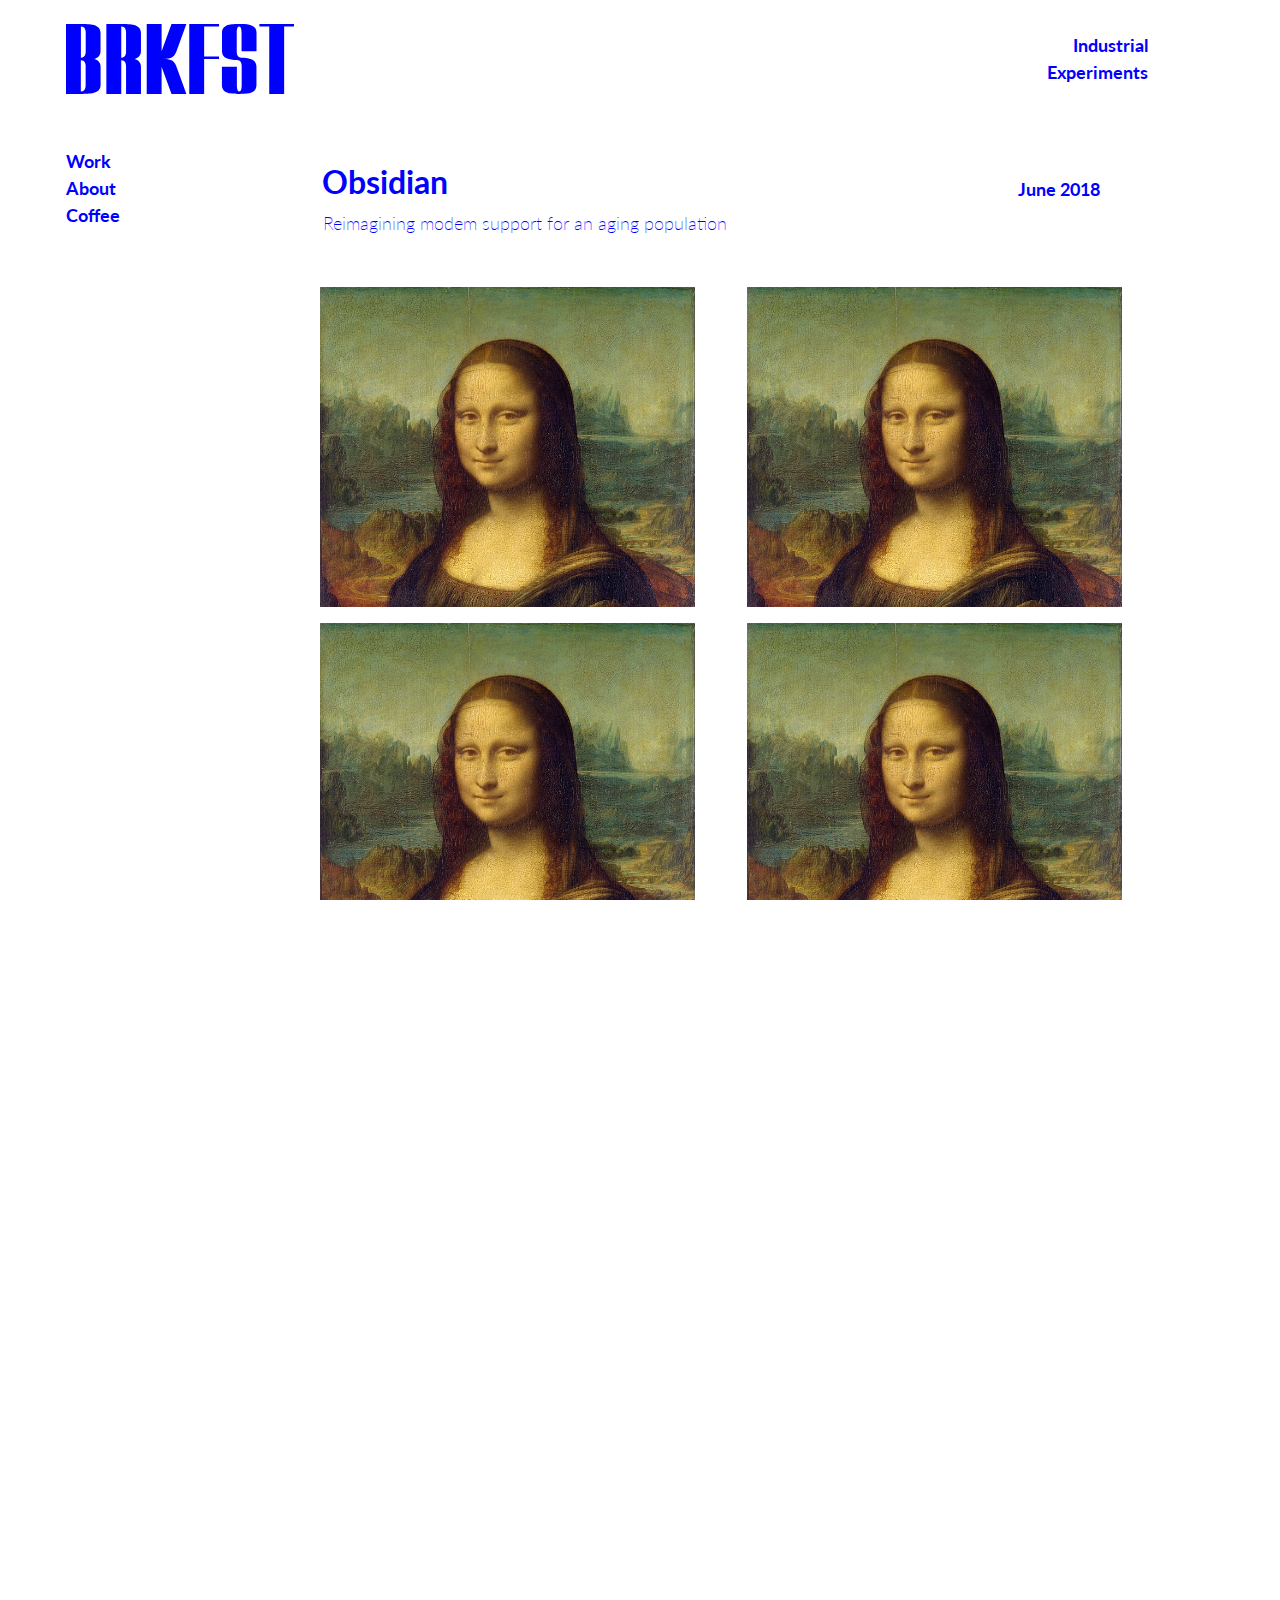
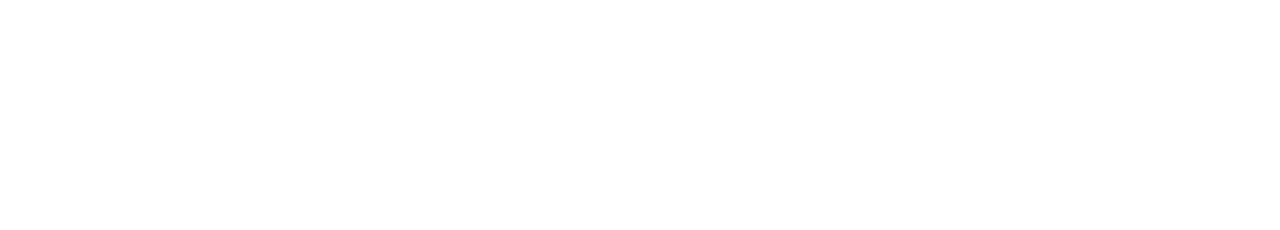
<file: index.html>
<!DOCTYPE HTML>
<html lang = "en">
<head>
  <!-- basic.html -->
  <title>brkfst.html</title>
  <meta charset = "UTF-8" />
  <link rel="stylesheet" href="css/index.css">
  <link rel="stylesheet" href="css/simple-grid.css">
</head>

<body>

<!-- navbar -->

      <div class="row">
        <div class="col-3 col-6-sm left">
            <ul id="  ">
                <li><image src="css/brkfst-logo.svg"></img></li>
           </ul>
        </div>

        <div class="col-5-sm hide-lg right">
                 <ul class="dropdown">
                   <li><a href="http://www.g.com">Work</a></li>
                   <li><a href="http://www.g.com">About</a></li>
                   <li><a href="http://www.g.com">Contact</a></li>
                 </ul>
        </div>

        <div class="col-8 hidden-sm right">
           <h4>Industrial<br>Experiments</h4>
        </div>
      </div>

<!-- end navbar -->

<!-- Use this to create a new project posting -->
    <div class="row">
        <div class="col-3 left hidden-sm">
            <ul>
                <li><h4><a href="#">Work</h4></a></li>
                <li><h4>About</h4></li>
                <li><h4>Coffee</h4></li>
            </ul>
      </div>
      <div id="title" class="col-7 left col-12-sm">
          <ul>
            <h2>Obsidian</h2>
        </ul>
      </div>
      <div class="col-2 left col-12-sm">
          <ul id="date">
              <h4>June 2018</h4>
          </ul>
      </div>
  </div>

  <div class="row">
      <div id="description" class="col-10 col-12-sm">
          <ul>
              <p id="description-text">Reimagining modem support for an aging population</p>
          </ul>
      </div>
  </div>

  <div id="image-grid" class="row">
      <div id="image" style="background-image: url(mona.jpg); background-size: cover;" class="col-4 col-10-sm">

      </div>
      <div id="image" style="background-image: url(mona.jpg); background-size: cover;" class="col-4 col-10-sm">

      </div>
  </div>

  <div id="image-grid" class="row">
      <div id="image" style="background-image: url(mona.jpg); background-size: cover;" class="col-4 col-10-sm">

      </div>
      <div id="image" style="background-image: url(mona.jpg); background-size: cover;" class="col-4 col-10-sm">

      </div>
  </div>

<!-- end of new project posting -->

<!-- Use this to create a new project posting -->
    <div class="row">
        <div id="menu" class="col-3 left hidden-sm">
            <ul>
                <li><h4><a href="#">Coffee</h4></a></li>
                <li><h4>Coffee</h4></li>
                <li><h4>Coffee</h4></li>
            </ul>
      </div>
      <div id="title" class="col-7 left col-12-sm">
          <ul>
            <h2>Armadillo</h2>
        </ul>
      </div>
      <div class="col-2 left col-12-sm">
          <ul id="date">
              <h4>June 2018</h4>
          </ul>
      </div>
  </div>

  <div class="row">
      <div id="description" class="col-10 col-12-sm">
          <ul>
              <p id="description-text">Reimagining modem support for an aging pining modem support for an aging pining modem support for an aging population. Reimagining modem support for an aging population. Reimagining modemmmmy support for an aging population</p>
          </ul>
      </div>
  </div>

  <div id="image-grid" class="row">
      <div id="image" style="background-image: url(mona.jpg); background-size: cover;" class="col-4 col-10-sm">

      </div>
      <div id="image" style="background-image: url(mona.jpg); background-size: cover;" class="col-4 col-10-sm">

      </div>
  </div>

  <div id="image-grid" class="row">
      <div id="image" style="background-image: url(mona.jpg); background-size: cover;" class="col-4 col-10-sm">

      </div>
      <div id="image" style="background-image: url(mona.jpg); background-size: cover;" class="col-4 col-10-sm">

      </div>
  </div>

<!-- end of new project posting -->


</body>
</html>



<!--<h1> Hello Stephen, I hope you're ready to COOK</br>COOK</br>COOK</br>COOK</br>some</br>&emsp; &emsp; &emsp; BRKFST</h1>
-->
</file>
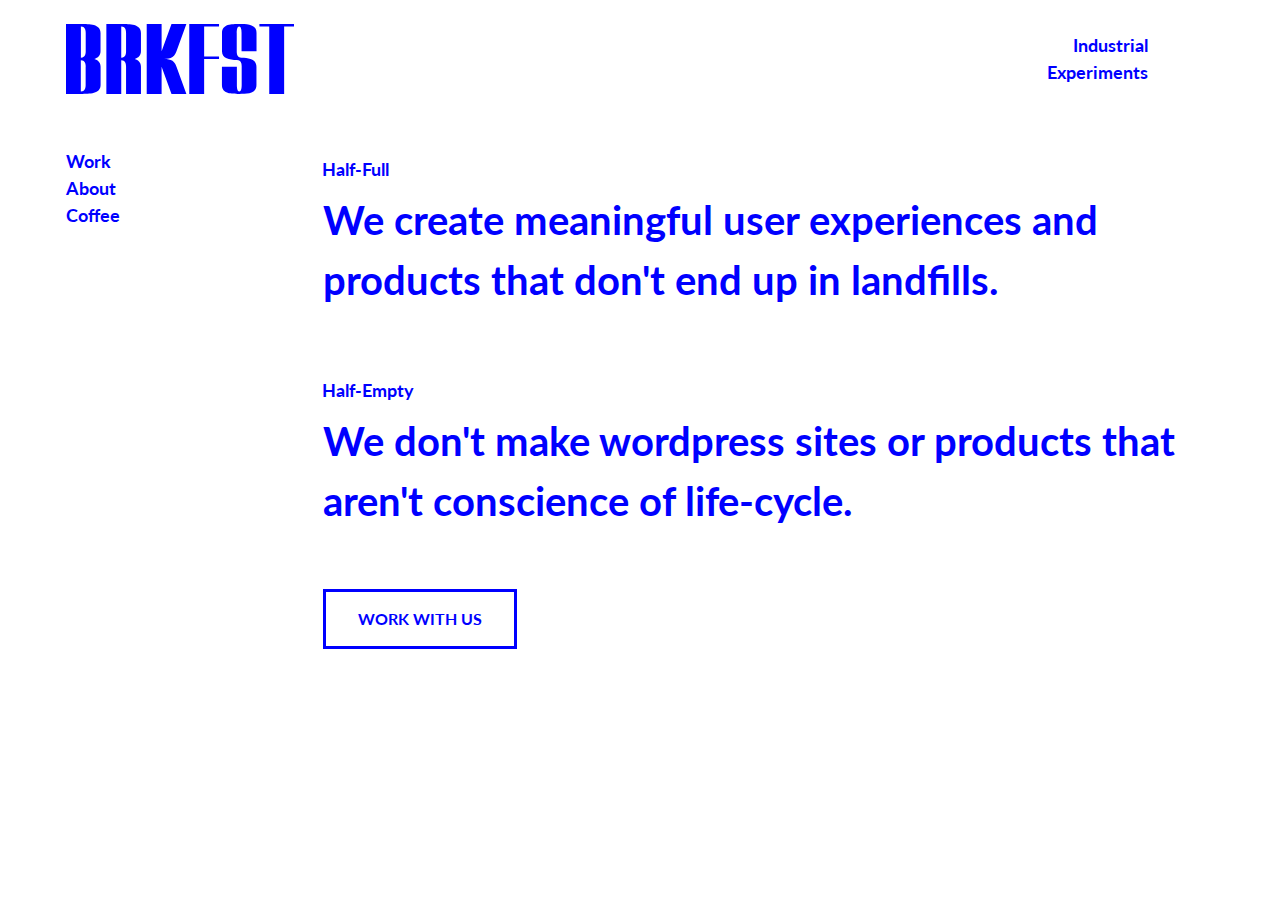
<file: about.html>
<!DOCTYPE HTML>
<html lang = "en">
<head>
  <!-- basic.html -->
  <title>brkfst.html</title>
  <meta charset = "UTF-8" />
  <link rel="stylesheet" href="css/index.css">
  <link rel="stylesheet" href="css/simple-grid.css">
</head>
<body>

<!-- navbar -->

      <div class="row">
          <div class="col-3 col-6-sm left">
              <ul id="  ">
                  <li><image src="css/brkfst-logo.svg"></img></li>
             </ul>
          </div>
        <div class="col-5-sm hide-lg right">
                 <ul class="dropdown">
                   <li><a href="http://www.g.com">Work</a></li>
                   <li><a href="http://www.g.com">About</a></li>
                   <li><a href="http://www.g.com">Contact</a></li>
                 </ul>
        </div>
        <div class="col-8 hidden-sm right">
           <h4>Industrial<br>Experiments</h4>
        </div>
      </div>

<!-- end navbar -->

<!-- Use this to create a new project posting -->
    <div class="row">
        <div class="col-3 left hidden-sm">
            <ul>
                <li><h4><a href="#">Work</h4></a></li>
                <li><h4>About</h4></li>
                <li><h4>Coffee</h4></li>
            </ul>
      </div>
      <div id="title" class="col-9 left col-12-sm">
          <ul>
            <h4>Half-Full</h4>
        </ul>
      </div>

  </div>

  <div class="row">
      <div id="description" class="col-10 col-12-sm left">
          <ul>
              <h1 id="description-text">We create meaningful user experiences and products that don't end up in landfills.</h1>
          </ul>
      </div>
  </div>

  <!-- Use this to create a new project posting -->
      <div class="row">
          <div id="menu" class="col-3 left hidden-sm">
              <ul>
                  <li><h4><a href="#">Work</h4></a></li>
                  <li><h4>About</h4></li>
                  <li><h4>Coffee</h4></li>
              </ul>
        </div>
        <div id="title" class="col-9 left col-12-sm">
            <ul>
              <h4>Half-Empty</h4>
          </ul>
        </div>
    </div>

    <div class="row">
        <div id="description" class="col-10 col-12-sm left">
            <ul>
                <h1 id="description-text">We don't make wordpress sites or products that aren't conscience of life-cycle.</h1>
            </ul>
        </div>
    </div>


    <!-- Use this to create a new project posting -->
        <div class="row">
            <div id="menu" class="col-2 left hidden-sm">
                <ul>
                    <li><h4><a href="#">Work</h4></a></li>
                    <li><h4>About</h4></li>
                    <li><h4>Coffee</h4></li>
                </ul>
          </div>

              <div id="" class="col-6 col-12-sm left">
                  <ul>
                      <button class="button">WORK WITH US</button>
                  </ul>
              </div>
      </div>


</body>
</html>



<!--<h1> Hello Stephen, I hope you're ready to COOK</br>COOK</br>COOK</br>COOK</br>some</br>&emsp; &emsp; &emsp; BRKFST</h1>
-->
</file>
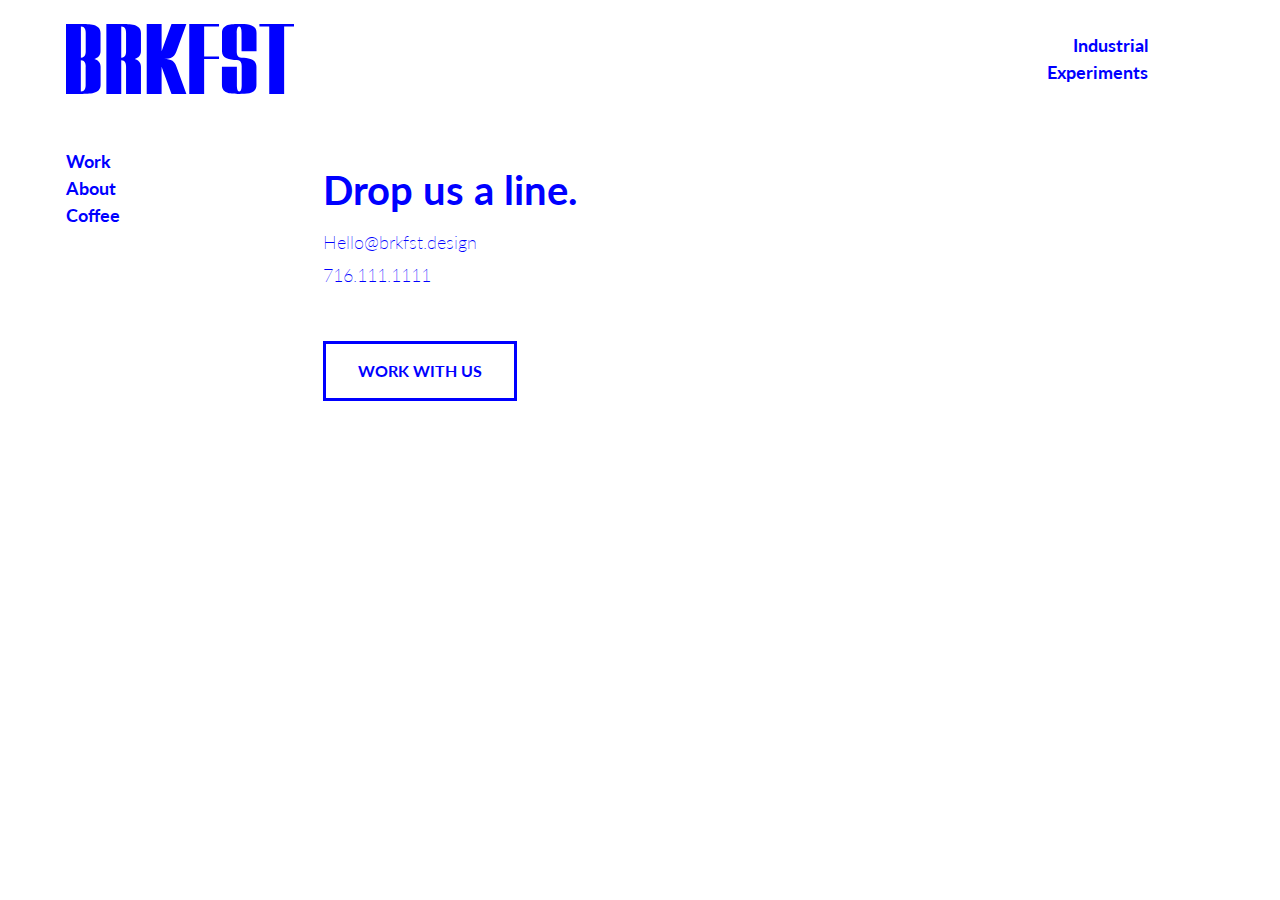
<file: contact.html>
<!DOCTYPE HTML>
<html lang = "en">
<head>
  <!-- basic.html -->
  <title>brkfst.html</title>
  <meta charset = "UTF-8" />
  <link rel="stylesheet" href="css/index.css">
  <link rel="stylesheet" href="css/simple-grid.css">
</head>
<body>

<!-- navbar -->

      <div class="row">
          <div class="col-3 col-6-sm left">
              <ul id="  ">
                  <li><image src="css/brkfst-logo.svg"></img></li>
             </ul>
          </div>
        <div class="col-5-sm hide-lg right">
                 <ul class="dropdown">
                   <li><a href="http://www.g.com">Work</a></li>
                   <li><a href="http://www.g.com">About</a></li>
                   <li><a href="http://www.g.com">Contact</a></li>
                 </ul>
        </div>
        <div class="col-8 hidden-sm right">
           <h4>Industrial<br>Experiments</h4>
        </div>
      </div>

<!-- end navbar -->

<!-- Use this to create a new project posting -->
    <div class="row">
        <div class="col-3 left hidden-sm">
            <ul>
                <li><h4><a href="#">Work</h4></a></li>
                <li><h4>About</h4></li>
                <li><h4>Coffee</h4></li>
            </ul>
      </div>
  </div>

  <div class="row">
      <div id="contact" class="col-10 col-12-sm left">
          <ul>
              <h1 id="description-text">Drop us a line.</h1>
          </ul>
          <ul>
              <p id="description-text" style="margin-top: -30px; ">Hello@brkfst.design<br>716.111.1111  </p>
          </ul>
      </div>
  </div>

    <!-- Use this to create a new project posting -->
        <div class="row">
            <div id="menu" class="col-2 left hidden-sm">
                <ul>
                    <li><h4><a href="#">Work</h4></a></li>
                    <li><h4>About</h4></li>
                    <li><h4>Coffee</h4></li>
                </ul>
          </div>

              <div id="" class="col-6 col-12-sm left">
                  <ul>
                      <button class="button">WORK WITH US</button>
                  </ul>
              </div>
      </div>


</body>
</html>



<!--<h1> Hello Stephen, I hope you're ready to COOK</br>COOK</br>COOK</br>COOK</br>some</br>&emsp; &emsp; &emsp; BRKFST</h1>
-->
</file>
<file: css/index.css>
/**
*** SIMPLE GRID
*** (C) ZACH COLE 2016
**/

@import url(https://fonts.googleapis.com/css?family=Lato:400,300,300italic,400italic,700,700italic);

/* UNIVERSAL */

html, body {
    height: 100%;
    max-width: 100%;
    overflow-x: hidden;
    margin: 0;
    padding-left: 0;
    left: 0;
    top: 0;
    font-size: 100%;
}

#title {
    margin-left: 2%;
}

#date {
    margin-top: -60px;
    padding-bottom: 10px;
}

#description {
    float: right;
    margin-top: -70px;
}

#contact {
    float:right;
    margin-top: ;
}

#description-text {
    margin-left: -0.5%;
    padding-top: 10px;
}

#image-grid {
    margin-left: 40px;
}

#image {
    height: 80vw;
    background-color: blue;
}

#menu {
    visibility: hidden;
}

#logo {
    margin-top: 5%;
    margin-left: 10%;
}

.button {
    background-color: #FFF;
    /* White */
    border: none;
    color: blue;
    padding: 15px 32px;
    text-align: center;
    text-decoration: none;
    font-weight: bold;
    display: inline-block;
    font-size: 16px;
    margin-bottom: 5%;
    background-color: #FFF;
    color: blue;
    border: 3px solid #00F;
    cursor: pointer;
}



.row ul li {
    list-style-type: none;
}

a {
    text-decoration: none;
    color: blue;
}

ul li h4 {
    line-height: 1.5;
    padding: 0px 0px 0px 0px;
    margin: 0px 0px 0px 0px;
}


/* ROOT FONT STYLES */

* {
    font-family: 'Lato', Helvetica, sans-serif;
    color: #333447;
    line-height: 1.5;
}


/* TYPOGRAPHY */

h1 {
    font-size: 2.5rem;
    color: blue;
}

h2 {
    font-size: 2rem;
    color: blue;
}

h3 {
    font-size: 1.375rem;
    color: blue;
}

h4 {
    font-size: 1.125rem;
    color: blue;
}

h5 {
    font-size: 1rem;
    color: blue;
}

h6 {
    font-size: 0.875rem;
    color: blue;
}

p {
    font-size: 1.125rem;
    font-weight: 200;
    line-height: 1.8;
    color: blue;
}

.font-light {
    font-weight: 300;
}

.font-regular {
    font-weight: 400;
}

.font-heavy {
    font-weight: 700;
}


/* POSITIONING */

.left {
    text-align: left;
}

.right {
    text-align: right;
}

.center {
    text-align: center;
    margin-left: auto;
    margin-right: auto;
}

.justify {
    text-align: justify;
}


/* ==== GRID SYSTEM ==== */

.container {
    width: 90%;
    margin-left: auto;
    margin-right: auto;
}

.row {
    position: relative;
    width: 100%;
}

.row [class^="col"] {
    float: left;
    margin: 0.5rem 2%;
    min-height: 0.125rem;
}

.col-1, .col-2, .col-3, .col-4, .col-5, .col-6, .col-7, .col-8, .col-9, .col-10, .col-11, .col-12 {
    width: 96%;
}

.col-1-sm {
    width: 4.33%;
}

.col-2-sm {
    width: 12.66%;
}

.col-3-sm {
    width: 21%;
}

.col-4-sm {
    width: 29.33%;
}

.col-5-sm {
    width: 37.66%;
}

.col-6-sm {
    width: 46%;
}

.col-7-sm {
    width: 54.33%;
}

.col-8-sm {
    width: 62.66%;
}

.col-9-sm {
    width: 71%;
}

.col-10-sm {
    width: 79.33%;
}

.col-11-sm {
    width: 87.66%;
}

.col-12-sm {
    width: 96%;
}

.row::after {
    content: "";
    display: table;
    clear: both;
}

.-sm {
    display: none;
}

@media only screen and (min-width: 33.75em) {
    /* 540px */
    .container {
        width: 80%;
    }
}

@media only screen and (min-width: 45em) {
    /* 720px */
    #date {
        padding-top: 70px;
        padding-bottom: 0px;
        margin-left: -50px;
    }
    #title {
        margin-left: -7%;
    }
    #image-grid {
        margin-left: 21%;
    }
    #image {
        height: 25vw;
    }

    #contact {
        margin-top: -130px;
    }
    
    .hide-lg {
        display: none;
    }
    .col-1 {
        width: 4.33%;
    }
    .col-2 {
        width: 12.66%;
    }
    .col-3 {
        width: 21%;
    }
    .col-4 {
        width: 29.33%;
    }
    .col-5 {
        width: 37.66%;
    }
    .col-6 {
        width: 46%;
    }
    .col-7 {
        width: 54.33%;
    }
    .col-8 {
        width: 62.66%;
    }
    .col-9 {
        width: 71%;
    }
    .col-10 {
        width: 79.33%;
    }
    .col-11 {
        width: 87.66%;
    }
    .col-12 {
        width: 96%;
    }
    .-sm {
        display: block;
    }

}

@media only screen and (min-width: 60em) {
    /* 960px */
    .container {
        width: 75%;
        max-width: 60rem;
    }

    .button {
        margin-left: 8%;
    }

    #title {
        margin-left: -3%;
        padding-bottom: 3%;
    }

    #date {
        margin-top: -50px;
        padding-bottom: 5px;
    }
    #description {
        float: right;
        margin-top: -100px;
    }


    #description-text {
        padding-left: 5%;
        padding-right: 8%;
    }
    #image-grid {
        margin-left: 23%;
    }
}
</file>
<file: css/simple-grid.css>
/**
*** SIMPLE GRID
*** (C) ZACH COLE 2016
**/

@import url(https://fonts.googleapis.com/css?family=Lato:400,300,300italic,400italic,700,700italic);

/* UNIVERSAL */

html,
body {
  height: 100%;
  width: 100%;
  margin: 0;
  padding: 0;
  left: 0;
  top: 0;
  font-size: 100%;
}

/* ROOT FONT STYLES */

* {
  font-family: 'Lato', Helvetica, sans-serif;
  color: #333447;
  line-height: 1.5;
}

/* TYPOGRAPHY */

h1 {
  font-size: 2.5rem;
}

h2 {
  font-size: 2rem;
}

h3 {
  font-size: 1.375rem;
}

h4 {
  font-size: 1.125rem;
}

h5 {
  font-size: 1rem;
}

h6 {
  font-size: 0.875rem;
}

p {
  font-size: 1.125rem;
  font-weight: 200;
  line-height: 1.8;
}

.font-light {
  font-weight: 300;
}

.font-regular {
  font-weight: 400;
}

.font-heavy {
  font-weight: 700;
}

/* POSITIONING */

.left {
  text-align: left;
}

.right {
  text-align: right;
}

.center {
  text-align: center;
  margin-left: auto;
  margin-right: auto;
}

.justify {
  text-align: justify;
}

/* ==== GRID SYSTEM ==== */

.container {
  width: 90%;
  margin-left: auto;
  margin-right: auto;
}

.row {
  position: relative;
  width: 100%;
}

.row [class^="col"] {
  float: left;
  margin: 0.5rem 2%;
  min-height: 0.125rem;
}

.col-1,
.col-2,
.col-3,
.col-4,
.col-5,
.col-6,
.col-7,
.col-8,
.col-9,
.col-10,
.col-11,
.col-12 {
  width: 96%;
}

.col-1-sm {
  width: 4.33%;
}

.col-2-sm {
  width: 12.66%;
}

.col-3-sm {
  width: 21%;
}

.col-4-sm {
  width: 29.33%;
}

.col-5-sm {
  width: 37.66%;
}

.col-6-sm {
  width: 46%;
}

.col-7-sm {
  width: 54.33%;
}

.col-8-sm {
  width: 62.66%;
}

.col-9-sm {
  width: 71%;
}

.col-10-sm {
  width: 79.33%;
}

.col-11-sm {
  width: 87.66%;
}

.col-12-sm {
  width: 96%;
}

.row::after {
	content: "";
	display: table;
	clear: both;
}

.hidden-sm {
  display: none;
}

@media only screen and (min-width: 33.75em) {  /* 540px */
  .container {
    width: 80%;
  }
}

@media only screen and (min-width: 45em) {  /* 720px */
  .col-1 {
    width: 4.33%;
  }

  .col-2 {
    width: 12.66%;
  }

  .col-3 {
    width: 21%;
  }

  .col-4 {
    width: 29.33%;
  }

  .col-5 {
    width: 37.66%;
  }

  .col-6 {
    width: 46%;
  }

  .col-7 {
    width: 54.33%;
  }

  .col-8 {
    width: 62.66%;
  }

  .col-9 {
    width: 71%;
  }

  .col-10 {
    width: 79.33%;
  }

  .col-11 {
    width: 87.66%;
  }

  .col-12 {
    width: 96%;
  }

  .hidden-sm {
    display: block;
  }
}

@media only screen and (min-width: 60em) { /* 960px */
  .container {
    width: 75%;
    max-width: 60rem;
  }
}
</file>
